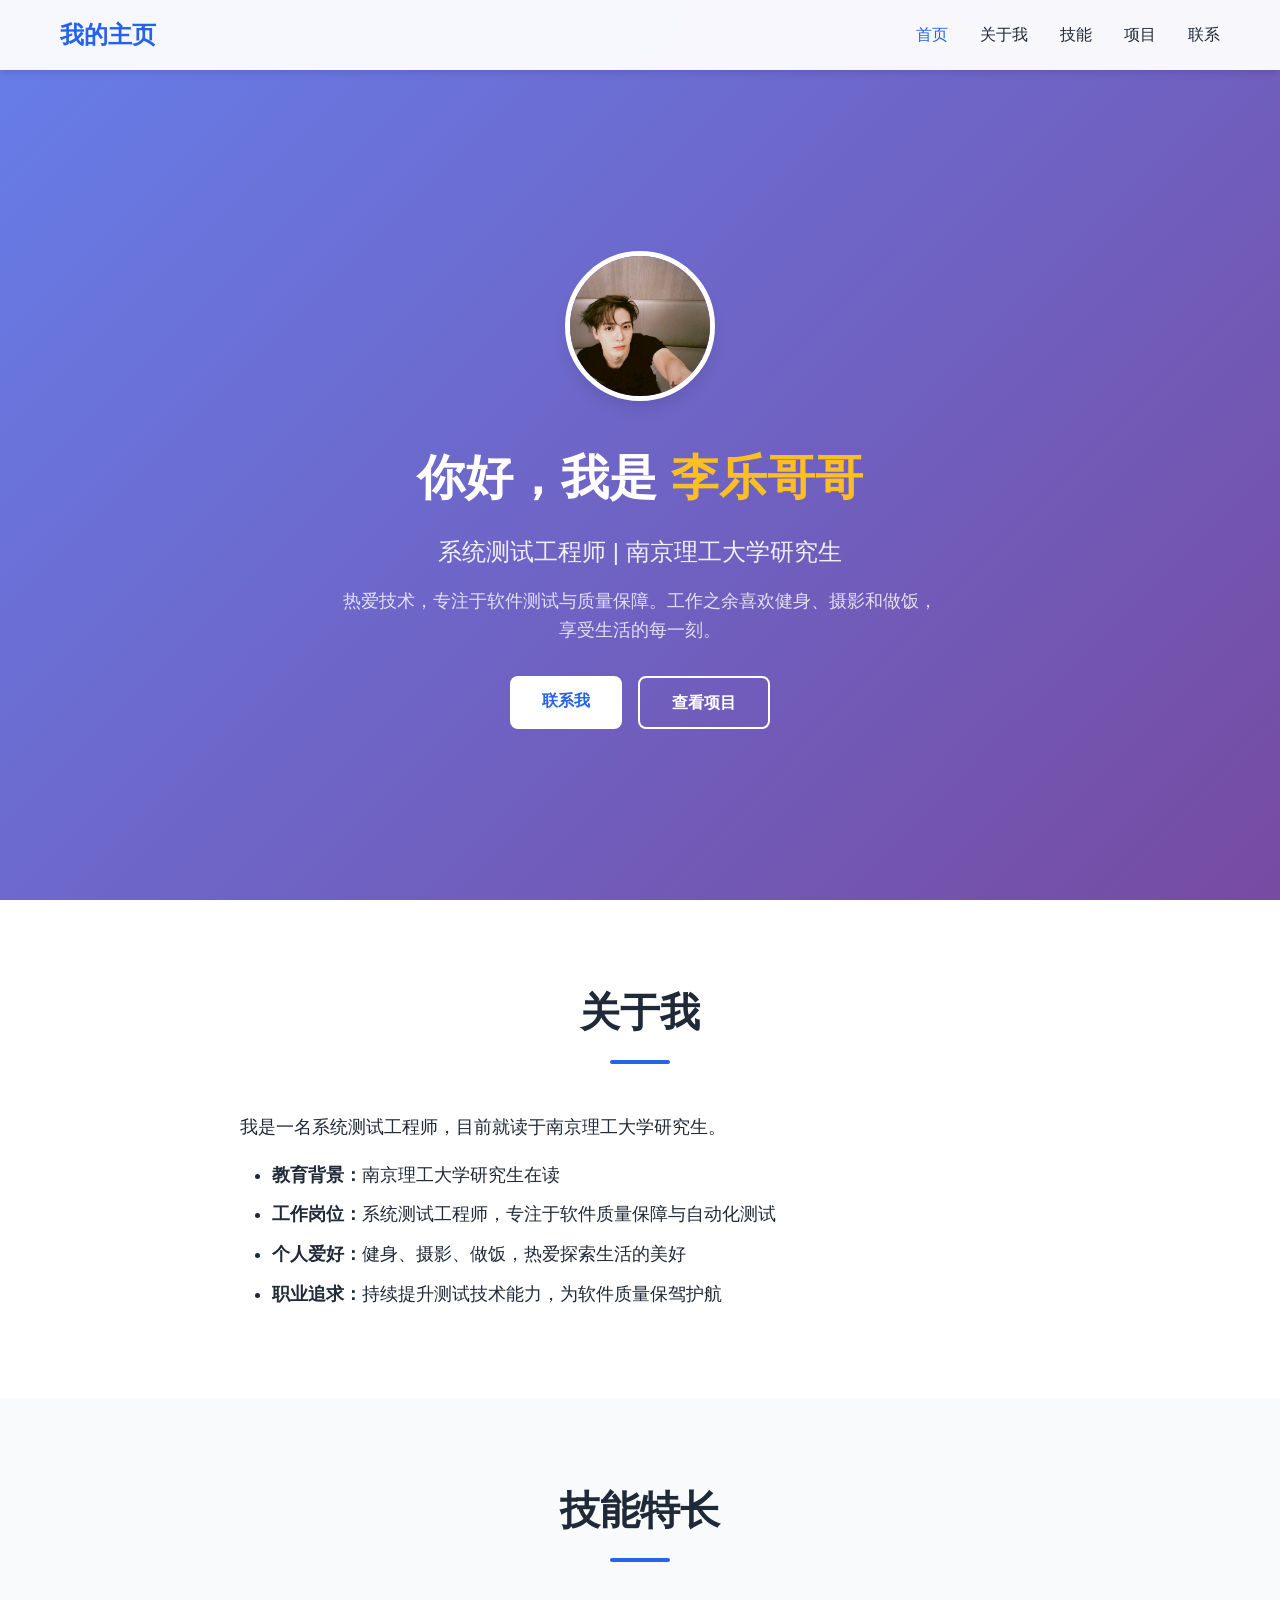
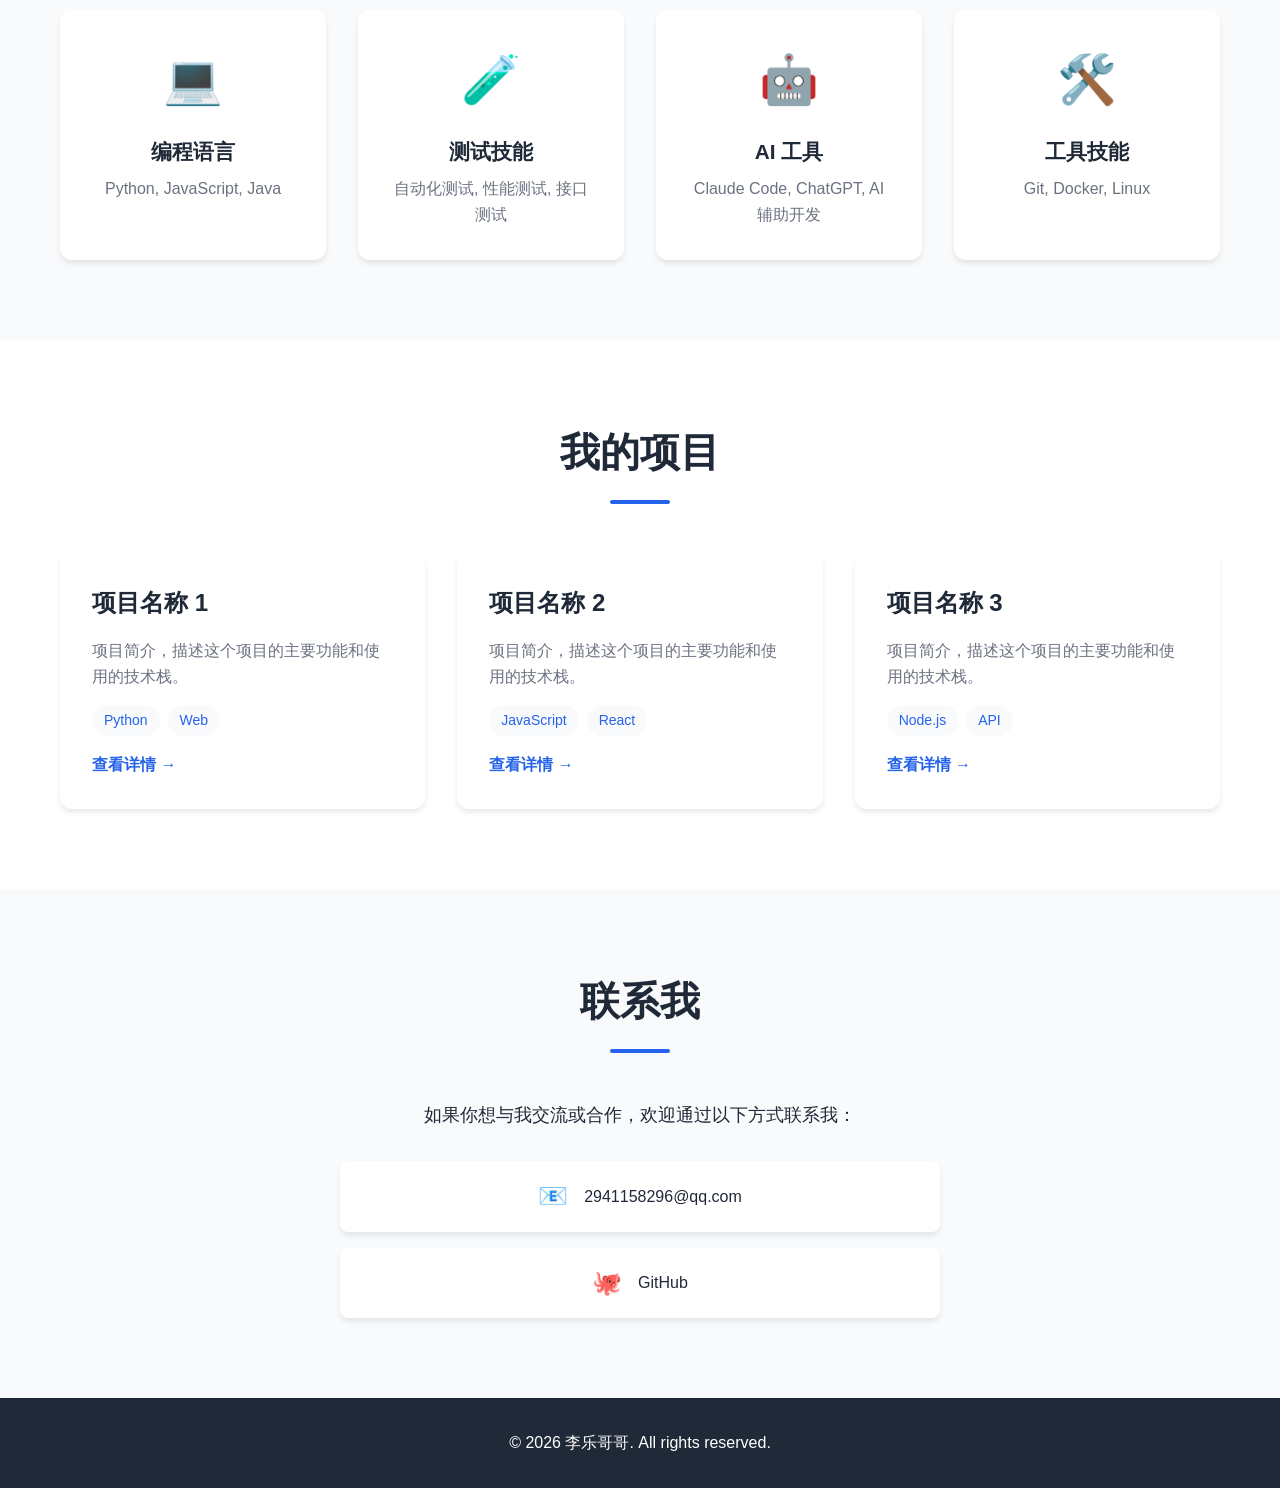
<file: index.html>
<!DOCTYPE html>
<html lang="zh-CN">
<head>
    <meta charset="UTF-8">
    <meta name="viewport" content="width=device-width, initial-scale=1.0">
    <title>我的个人主页</title>
    <link rel="stylesheet" href="style.css">
</head>
<body>
    <!-- 导航栏 -->
    <nav class="navbar">
        <div class="container">
            <div class="nav-brand">我的主页</div>
            <ul class="nav-menu">
                <li><a href="#home">首页</a></li>
                <li><a href="#about">关于我</a></li>
                <li><a href="#skills">技能</a></li>
                <li><a href="#projects">项目</a></li>
                <li><a href="#contact">联系</a></li>
            </ul>
        </div>
    </nav>

    <!-- 首页区域 -->
    <section id="home" class="hero">
        <div class="container">
            <div class="hero-content">
                <img src="avatar.jpg" alt="头像" class="avatar" onerror="this.src='data:image/svg+xml,%3Csvg xmlns=%22http://www.w3.org/2000/svg%22 width=%22200%22 height=%22200%22%3E%3Crect fill=%22%23ddd%22 width=%22200%22 height=%22200%22/%3E%3Ctext x=%2250%25%22 y=%2250%25%22 dominant-baseline=%22middle%22 text-anchor=%22middle%22 font-size=%2260%22 fill=%22%23999%22%3E头像%3C/text%3E%3C/svg%3E'">
                <h1 class="hero-title">你好，我是 <span class="highlight">李乐哥哥</span></h1>
                <p class="hero-subtitle">系统测试工程师 | 南京理工大学研究生</p>
                <p class="hero-description">热爱技术，专注于软件测试与质量保障。工作之余喜欢健身、摄影和做饭，享受生活的每一刻。</p>
                <div class="hero-buttons">
                    <a href="#contact" class="btn btn-primary">联系我</a>
                    <a href="#projects" class="btn btn-secondary">查看项目</a>
                </div>
            </div>
        </div>
    </section>

    <!-- 关于我区域 -->
    <section id="about" class="section">
        <div class="container">
            <h2 class="section-title">关于我</h2>
            <div class="about-content">
                <p>我是一名系统测试工程师，目前就读于南京理工大学研究生。</p>
                <ul>
                    <li><strong>教育背景：</strong>南京理工大学研究生在读</li>
                    <li><strong>工作岗位：</strong>系统测试工程师，专注于软件质量保障与自动化测试</li>
                    <li><strong>个人爱好：</strong>健身、摄影、做饭，热爱探索生活的美好</li>
                    <li><strong>职业追求：</strong>持续提升测试技术能力，为软件质量保驾护航</li>
                </ul>
            </div>
        </div>
    </section>

    <!-- 技能区域 -->
    <section id="skills" class="section section-alt">
        <div class="container">
            <h2 class="section-title">技能特长</h2>
            <div class="skills-grid">
                <div class="skill-card">
                    <div class="skill-icon">💻</div>
                    <h3>编程语言</h3>
                    <p>Python, JavaScript, Java</p>
                </div>
                <div class="skill-card">
                    <div class="skill-icon">🧪</div>
                    <h3>测试技能</h3>
                    <p>自动化测试, 性能测试, 接口测试</p>
                </div>
                <div class="skill-card">
                    <div class="skill-icon">🤖</div>
                    <h3>AI 工具</h3>
                    <p>Claude Code, ChatGPT, AI 辅助开发</p>
                </div>
                <div class="skill-card">
                    <div class="skill-icon">🛠️</div>
                    <h3>工具技能</h3>
                    <p>Git, Docker, Linux</p>
                </div>
            </div>
        </div>
    </section>

    <!-- 项目区域 -->
    <section id="projects" class="section">
        <div class="container">
            <h2 class="section-title">我的项目</h2>
            <div class="projects-grid">
                <div class="project-card">
                    <h3>项目名称 1</h3>
                    <p>项目简介，描述这个项目的主要功能和使用的技术栈。</p>
                    <div class="project-tags">
                        <span class="tag">Python</span>
                        <span class="tag">Web</span>
                    </div>
                    <a href="#" class="project-link">查看详情 →</a>
                </div>
                <div class="project-card">
                    <h3>项目名称 2</h3>
                    <p>项目简介，描述这个项目的主要功能和使用的技术栈。</p>
                    <div class="project-tags">
                        <span class="tag">JavaScript</span>
                        <span class="tag">React</span>
                    </div>
                    <a href="#" class="project-link">查看详情 →</a>
                </div>
                <div class="project-card">
                    <h3>项目名称 3</h3>
                    <p>项目简介，描述这个项目的主要功能和使用的技术栈。</p>
                    <div class="project-tags">
                        <span class="tag">Node.js</span>
                        <span class="tag">API</span>
                    </div>
                    <a href="#" class="project-link">查看详情 →</a>
                </div>
            </div>
        </div>
    </section>

    <!-- 联系区域 -->
    <section id="contact" class="section section-alt">
        <div class="container">
            <h2 class="section-title">联系我</h2>
            <div class="contact-content">
                <p>如果你想与我交流或合作，欢迎通过以下方式联系我：</p>
                <div class="contact-links">
                    <a href="mailto:2941158296@qq.com" class="contact-item">
                        <span class="contact-icon">📧</span>
                        <span>2941158296@qq.com</span>
                    </a>
                    <a href="https://github.com/LileGege" class="contact-item" target="_blank">
                        <span class="contact-icon">🐙</span>
                        <span>GitHub</span>
                    </a>
                </div>
            </div>
        </div>
    </section>

    <!-- 页脚 -->
    <footer class="footer">
        <div class="container">
            <p>&copy; 2026 李乐哥哥. All rights reserved.</p>
        </div>
    </footer>

    <script src="script.js"></script>
</body>
</html>
</file>
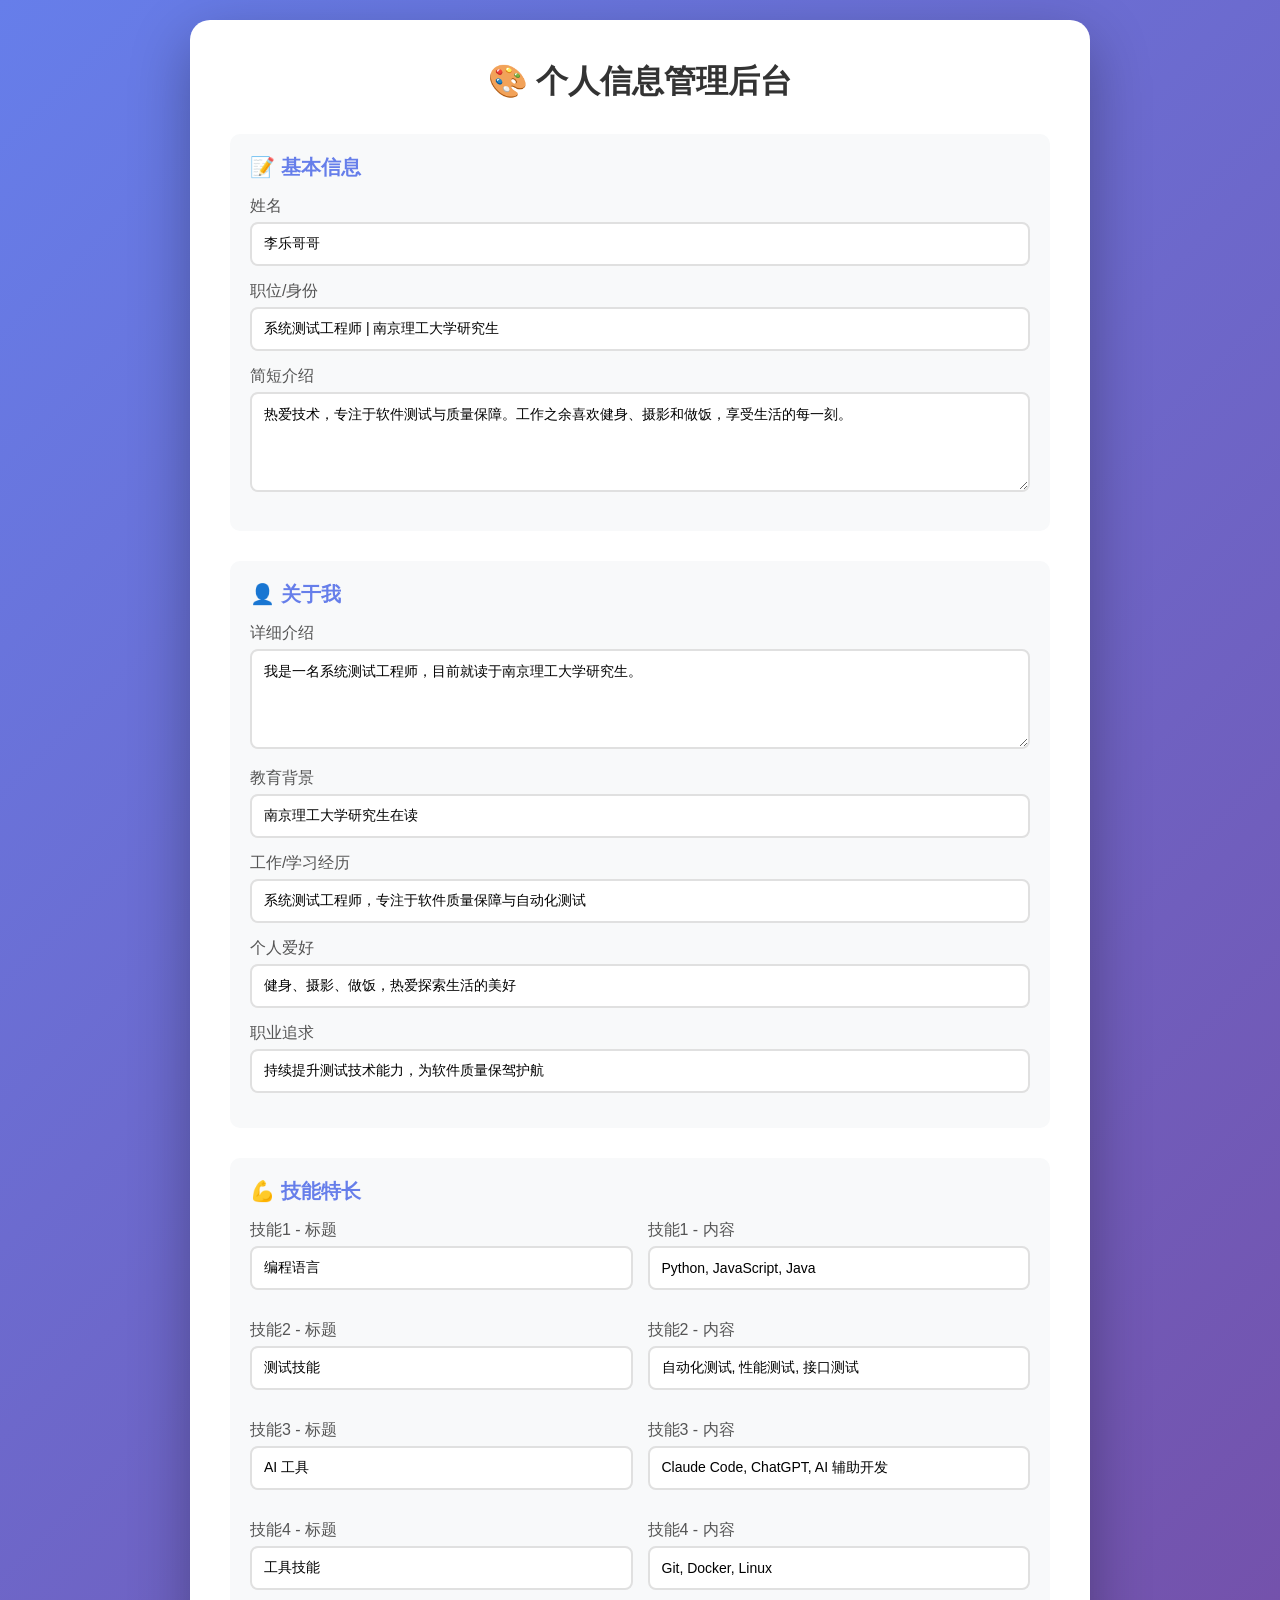
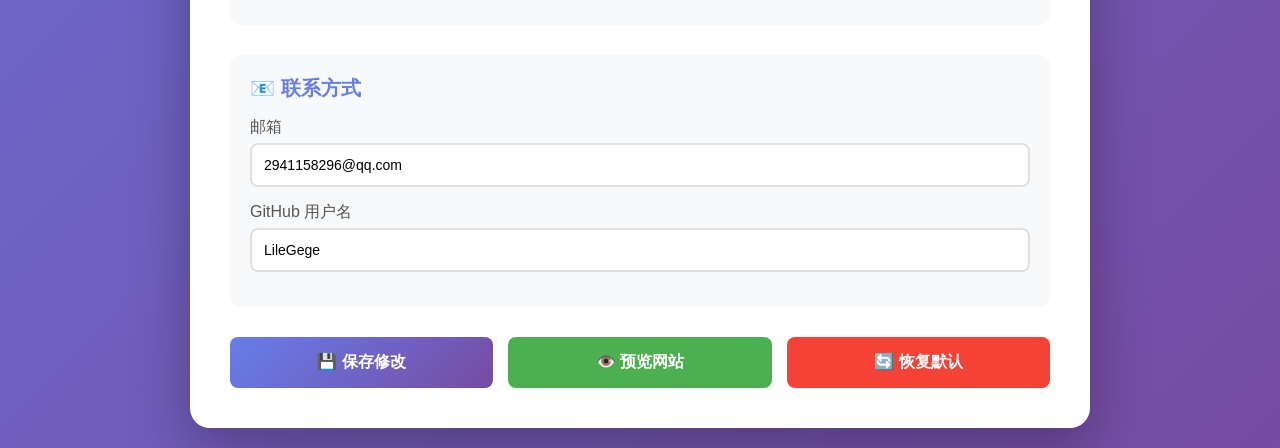
<file: admin.html>
<!DOCTYPE html>
<html lang="zh-CN">
<head>
    <meta charset="UTF-8">
    <meta name="viewport" content="width=device-width, initial-scale=1.0">
    <title>个人信息管理后台</title>
    <style>
        * {
            margin: 0;
            padding: 0;
            box-sizing: border-box;
        }

        body {
            font-family: -apple-system, BlinkMacSystemFont, "Segoe UI", Roboto, sans-serif;
            background: linear-gradient(135deg, #667eea 0%, #764ba2 100%);
            min-height: 100vh;
            padding: 20px;
        }

        .container {
            max-width: 900px;
            margin: 0 auto;
            background: white;
            border-radius: 20px;
            padding: 40px;
            box-shadow: 0 20px 60px rgba(0,0,0,0.3);
        }

        h1 {
            color: #333;
            text-align: center;
            margin-bottom: 30px;
            font-size: 32px;
        }

        .section {
            margin-bottom: 30px;
            padding: 20px;
            background: #f8f9fa;
            border-radius: 10px;
        }

        .section h2 {
            color: #667eea;
            margin-bottom: 15px;
            font-size: 20px;
        }

        .form-group {
            margin-bottom: 15px;
        }

        label {
            display: block;
            margin-bottom: 5px;
            color: #555;
            font-weight: 500;
        }

        input[type="text"],
        input[type="email"],
        textarea {
            width: 100%;
            padding: 12px;
            border: 2px solid #e0e0e0;
            border-radius: 8px;
            font-size: 14px;
            transition: border-color 0.3s;
        }

        input:focus,
        textarea:focus {
            outline: none;
            border-color: #667eea;
        }

        textarea {
            min-height: 100px;
            resize: vertical;
            font-family: inherit;
        }

        .btn-group {
            display: flex;
            gap: 15px;
            margin-top: 30px;
        }

        button {
            flex: 1;
            padding: 15px 30px;
            border: none;
            border-radius: 8px;
            font-size: 16px;
            font-weight: 600;
            cursor: pointer;
            transition: all 0.3s;
        }

        .btn-save {
            background: linear-gradient(135deg, #667eea 0%, #764ba2 100%);
            color: white;
        }

        .btn-save:hover {
            transform: translateY(-2px);
            box-shadow: 0 5px 15px rgba(102, 126, 234, 0.4);
        }

        .btn-reset {
            background: #f44336;
            color: white;
        }

        .btn-reset:hover {
            background: #d32f2f;
        }

        .btn-preview {
            background: #4CAF50;
            color: white;
        }

        .btn-preview:hover {
            background: #45a049;
        }

        .success-message {
            display: none;
            padding: 15px;
            background: #4CAF50;
            color: white;
            border-radius: 8px;
            margin-bottom: 20px;
            text-align: center;
        }

        .success-message.show {
            display: block;
            animation: slideIn 0.3s ease;
        }

        @keyframes slideIn {
            from {
                opacity: 0;
                transform: translateY(-10px);
            }
            to {
                opacity: 1;
                transform: translateY(0);
            }
        }

        .skills-grid {
            display: grid;
            grid-template-columns: 1fr 1fr;
            gap: 15px;
        }

        @media (max-width: 768px) {
            .container {
                padding: 20px;
            }
            .skills-grid {
                grid-template-columns: 1fr;
            }
        }
    </style>
</head>
<body>
    <div class="container">
        <h1>🎨 个人信息管理后台</h1>

        <div class="success-message" id="successMessage">
            ✅ 保存成功！返回主页查看效果
        </div>

        <!-- 基本信息 -->
        <div class="section">
            <h2>📝 基本信息</h2>
            <div class="form-group">
                <label>姓名</label>
                <input type="text" id="name" placeholder="请输入你的姓名">
            </div>
            <div class="form-group">
                <label>职位/身份</label>
                <input type="text" id="title" placeholder="例如：系统测试工程师">
            </div>
            <div class="form-group">
                <label>简短介绍</label>
                <textarea id="description" placeholder="一段简短的自我介绍..."></textarea>
            </div>
        </div>

        <!-- 关于我 -->
        <div class="section">
            <h2>👤 关于我</h2>
            <div class="form-group">
                <label>详细介绍</label>
                <textarea id="aboutIntro" placeholder="详细的自我介绍..."></textarea>
            </div>
            <div class="form-group">
                <label>教育背景</label>
                <input type="text" id="education" placeholder="例如：南京理工大学研究生">
            </div>
            <div class="form-group">
                <label>工作/学习经历</label>
                <input type="text" id="experience" placeholder="例如：系统测试工程师，专注于软件质量保障">
            </div>
            <div class="form-group">
                <label>个人爱好</label>
                <input type="text" id="hobbies" placeholder="例如：健身、摄影、做饭">
            </div>
            <div class="form-group">
                <label>职业追求</label>
                <input type="text" id="goals" placeholder="例如：持续提升测试技术能力">
            </div>
        </div>

        <!-- 技能 -->
        <div class="section">
            <h2>💪 技能特长</h2>
            <div class="skills-grid">
                <div class="form-group">
                    <label>技能1 - 标题</label>
                    <input type="text" id="skill1Title" placeholder="例如：编程语言">
                </div>
                <div class="form-group">
                    <label>技能1 - 内容</label>
                    <input type="text" id="skill1Content" placeholder="例如：Python, JavaScript, Java">
                </div>
                <div class="form-group">
                    <label>技能2 - 标题</label>
                    <input type="text" id="skill2Title" placeholder="例如：测试技能">
                </div>
                <div class="form-group">
                    <label>技能2 - 内容</label>
                    <input type="text" id="skill2Content" placeholder="例如：自动化测试, 性能测试">
                </div>
                <div class="form-group">
                    <label>技能3 - 标题</label>
                    <input type="text" id="skill3Title" placeholder="例如：AI 工具">
                </div>
                <div class="form-group">
                    <label>技能3 - 内容</label>
                    <input type="text" id="skill3Content" placeholder="例如：Claude Code, ChatGPT">
                </div>
                <div class="form-group">
                    <label>技能4 - 标题</label>
                    <input type="text" id="skill4Title" placeholder="例如：工具技能">
                </div>
                <div class="form-group">
                    <label>技能4 - 内容</label>
                    <input type="text" id="skill4Content" placeholder="例如：Git, Docker, Linux">
                </div>
            </div>
        </div>

        <!-- 联系方式 -->
        <div class="section">
            <h2>📧 联系方式</h2>
            <div class="form-group">
                <label>邮箱</label>
                <input type="email" id="email" placeholder="your.email@example.com">
            </div>
            <div class="form-group">
                <label>GitHub 用户名</label>
                <input type="text" id="github" placeholder="例如：LileGege">
            </div>
        </div>

        <!-- 按钮组 -->
        <div class="btn-group">
            <button class="btn-save" onclick="saveData()">💾 保存修改</button>
            <button class="btn-preview" onclick="previewSite()">👁️ 预览网站</button>
            <button class="btn-reset" onclick="resetData()">🔄 恢复默认</button>
        </div>
    </div>

    <script>
        // 页面加载时读取已保存的数据
        window.onload = function() {
            loadData();
        };

        // 加载数据
        function loadData() {
            const data = JSON.parse(localStorage.getItem('personalInfo')) || getDefaultData();

            document.getElementById('name').value = data.name || '';
            document.getElementById('title').value = data.title || '';
            document.getElementById('description').value = data.description || '';
            document.getElementById('aboutIntro').value = data.aboutIntro || '';
            document.getElementById('education').value = data.education || '';
            document.getElementById('experience').value = data.experience || '';
            document.getElementById('hobbies').value = data.hobbies || '';
            document.getElementById('goals').value = data.goals || '';
            document.getElementById('skill1Title').value = data.skill1Title || '';
            document.getElementById('skill1Content').value = data.skill1Content || '';
            document.getElementById('skill2Title').value = data.skill2Title || '';
            document.getElementById('skill2Content').value = data.skill2Content || '';
            document.getElementById('skill3Title').value = data.skill3Title || '';
            document.getElementById('skill3Content').value = data.skill3Content || '';
            document.getElementById('skill4Title').value = data.skill4Title || '';
            document.getElementById('skill4Content').value = data.skill4Content || '';
            document.getElementById('email').value = data.email || '';
            document.getElementById('github').value = data.github || '';
        }

        // 获取默认数据
        function getDefaultData() {
            return {
                name: '李乐哥哥',
                title: '系统测试工程师 | 南京理工大学研究生',
                description: '热爱技术，专注于软件测试与质量保障。工作之余喜欢健身、摄影和做饭，享受生活的每一刻。',
                aboutIntro: '我是一名系统测试工程师，目前就读于南京理工大学研究生。',
                education: '南京理工大学研究生在读',
                experience: '系统测试工程师，专注于软件质量保障与自动化测试',
                hobbies: '健身、摄影、做饭，热爱探索生活的美好',
                goals: '持续提升测试技术能力，为软件质量保驾护航',
                skill1Title: '编程语言',
                skill1Content: 'Python, JavaScript, Java',
                skill2Title: '测试技能',
                skill2Content: '自动化测试, 性能测试, 接口测试',
                skill3Title: 'AI 工具',
                skill3Content: 'Claude Code, ChatGPT, AI 辅助开发',
                skill4Title: '工具技能',
                skill4Content: 'Git, Docker, Linux',
                email: '2941158296@qq.com',
                github: 'LileGege'
            };
        }

        // 保存数据
        function saveData() {
            const data = {
                name: document.getElementById('name').value,
                title: document.getElementById('title').value,
                description: document.getElementById('description').value,
                aboutIntro: document.getElementById('aboutIntro').value,
                education: document.getElementById('education').value,
                experience: document.getElementById('experience').value,
                hobbies: document.getElementById('hobbies').value,
                goals: document.getElementById('goals').value,
                skill1Title: document.getElementById('skill1Title').value,
                skill1Content: document.getElementById('skill1Content').value,
                skill2Title: document.getElementById('skill2Title').value,
                skill2Content: document.getElementById('skill2Content').value,
                skill3Title: document.getElementById('skill3Title').value,
                skill3Content: document.getElementById('skill3Content').value,
                skill4Title: document.getElementById('skill4Title').value,
                skill4Content: document.getElementById('skill4Content').value,
                email: document.getElementById('email').value,
                github: document.getElementById('github').value
            };

            localStorage.setItem('personalInfo', JSON.stringify(data));

            // 显示成功消息
            const message = document.getElementById('successMessage');
            message.classList.add('show');
            setTimeout(() => {
                message.classList.remove('show');
            }, 3000);
        }

        // 预览网站
        function previewSite() {
            window.open('index.html', '_blank');
        }

        // 恢复默认数据
        function resetData() {
            if (confirm('确定要恢复默认数据吗？这将清除所有自定义内容。')) {
                localStorage.removeItem('personalInfo');
                loadData();
                alert('已恢复默认数据！');
            }
        }
    </script>
</body>
</html>
</file>
<file: style.css>
/* 全局样式 */
* {
    margin: 0;
    padding: 0;
    box-sizing: border-box;
}

:root {
    --primary-color: #2563eb;
    --secondary-color: #1e40af;
    --text-color: #1f2937;
    --text-light: #6b7280;
    --bg-color: #ffffff;
    --bg-alt: #f9fafb;
    --border-color: #e5e7eb;
    --shadow: 0 4px 6px -1px rgba(0, 0, 0, 0.1);
    --shadow-lg: 0 10px 15px -3px rgba(0, 0, 0, 0.1);
}

body {
    font-family: -apple-system, BlinkMacSystemFont, 'Segoe UI', 'Microsoft YaHei', sans-serif;
    line-height: 1.6;
    color: var(--text-color);
    background-color: var(--bg-color);
}

html {
    scroll-behavior: smooth;
}

.container {
    max-width: 1200px;
    margin: 0 auto;
    padding: 0 20px;
}

/* 导航栏 */
.navbar {
    position: fixed;
    top: 0;
    width: 100%;
    background-color: rgba(255, 255, 255, 0.95);
    backdrop-filter: blur(10px);
    box-shadow: var(--shadow);
    z-index: 1000;
}

.navbar .container {
    display: flex;
    justify-content: space-between;
    align-items: center;
    padding: 1rem 20px;
}

.nav-brand {
    font-size: 1.5rem;
    font-weight: 700;
    color: var(--primary-color);
}

.nav-menu {
    display: flex;
    list-style: none;
    gap: 2rem;
}

.nav-menu a {
    text-decoration: none;
    color: var(--text-color);
    font-weight: 500;
    transition: color 0.3s;
}

.nav-menu a:hover {
    color: var(--primary-color);
}

/* 首页区域 */
.hero {
    min-height: 100vh;
    display: flex;
    align-items: center;
    justify-content: center;
    padding-top: 80px;
    background: linear-gradient(135deg, #667eea 0%, #764ba2 100%);
    color: white;
}

.hero-content {
    text-align: center;
    animation: fadeInUp 1s ease-out;
}

.avatar {
    width: 150px;
    height: 150px;
    border-radius: 50%;
    object-fit: cover;
    border: 5px solid white;
    box-shadow: var(--shadow-lg);
    margin-bottom: 2rem;
}

.hero-title {
    font-size: 3rem;
    margin-bottom: 1rem;
    font-weight: 700;
}

.highlight {
    color: #fbbf24;
}

.hero-subtitle {
    font-size: 1.5rem;
    margin-bottom: 1rem;
    opacity: 0.9;
}

.hero-description {
    font-size: 1.1rem;
    margin-bottom: 2rem;
    opacity: 0.8;
    max-width: 600px;
    margin-left: auto;
    margin-right: auto;
}

.hero-buttons {
    display: flex;
    gap: 1rem;
    justify-content: center;
}

.btn {
    padding: 0.75rem 2rem;
    border-radius: 8px;
    text-decoration: none;
    font-weight: 600;
    transition: all 0.3s;
    display: inline-block;
}

.btn-primary {
    background-color: white;
    color: var(--primary-color);
}

.btn-primary:hover {
    transform: translateY(-2px);
    box-shadow: var(--shadow-lg);
}

.btn-secondary {
    background-color: transparent;
    color: white;
    border: 2px solid white;
}

.btn-secondary:hover {
    background-color: white;
    color: var(--primary-color);
}

/* 通用区域样式 */
.section {
    padding: 5rem 0;
}

.section-alt {
    background-color: var(--bg-alt);
}

.section-title {
    font-size: 2.5rem;
    text-align: center;
    margin-bottom: 3rem;
    font-weight: 700;
    position: relative;
}

.section-title::after {
    content: '';
    display: block;
    width: 60px;
    height: 4px;
    background-color: var(--primary-color);
    margin: 1rem auto 0;
    border-radius: 2px;
}

/* 关于我区域 */
.about-content {
    max-width: 800px;
    margin: 0 auto;
    font-size: 1.1rem;
    line-height: 1.8;
}

.about-content ul {
    margin-top: 1rem;
    margin-left: 2rem;
}

.about-content li {
    margin-bottom: 0.5rem;
}

/* 技能区域 */
.skills-grid {
    display: grid;
    grid-template-columns: repeat(auto-fit, minmax(250px, 1fr));
    gap: 2rem;
}

.skill-card {
    background-color: white;
    padding: 2rem;
    border-radius: 12px;
    text-align: center;
    box-shadow: var(--shadow);
    transition: transform 0.3s, box-shadow 0.3s;
}

.skill-card:hover {
    transform: translateY(-5px);
    box-shadow: var(--shadow-lg);
}

.skill-icon {
    font-size: 3rem;
    margin-bottom: 1rem;
}

.skill-card h3 {
    font-size: 1.3rem;
    margin-bottom: 0.5rem;
    color: var(--text-color);
}

.skill-card p {
    color: var(--text-light);
}

/* 项目区域 */
.projects-grid {
    display: grid;
    grid-template-columns: repeat(auto-fit, minmax(300px, 1fr));
    gap: 2rem;
}

.project-card {
    background-color: white;
    padding: 2rem;
    border-radius: 12px;
    box-shadow: var(--shadow);
    transition: transform 0.3s, box-shadow 0.3s;
}

.project-card:hover {
    transform: translateY(-5px);
    box-shadow: var(--shadow-lg);
}

.project-card h3 {
    font-size: 1.5rem;
    margin-bottom: 1rem;
    color: var(--text-color);
}

.project-card p {
    color: var(--text-light);
    margin-bottom: 1rem;
}

.project-tags {
    display: flex;
    gap: 0.5rem;
    margin-bottom: 1rem;
    flex-wrap: wrap;
}

.tag {
    background-color: var(--bg-alt);
    color: var(--primary-color);
    padding: 0.25rem 0.75rem;
    border-radius: 20px;
    font-size: 0.875rem;
    font-weight: 500;
}

.project-link {
    color: var(--primary-color);
    text-decoration: none;
    font-weight: 600;
    transition: color 0.3s;
}

.project-link:hover {
    color: var(--secondary-color);
}

/* 联系区域 */
.contact-content {
    max-width: 600px;
    margin: 0 auto;
    text-align: center;
}

.contact-content p {
    font-size: 1.1rem;
    margin-bottom: 2rem;
}

.contact-links {
    display: flex;
    flex-direction: column;
    gap: 1rem;
}

.contact-item {
    display: flex;
    align-items: center;
    justify-content: center;
    gap: 1rem;
    padding: 1rem;
    background-color: white;
    border-radius: 8px;
    text-decoration: none;
    color: var(--text-color);
    box-shadow: var(--shadow);
    transition: transform 0.3s, box-shadow 0.3s;
}

.contact-item:hover {
    transform: translateY(-2px);
    box-shadow: var(--shadow-lg);
}

.contact-icon {
    font-size: 1.5rem;
}

/* 页脚 */
.footer {
    background-color: var(--text-color);
    color: white;
    text-align: center;
    padding: 2rem 0;
}

/* 动画 */
@keyframes fadeInUp {
    from {
        opacity: 0;
        transform: translateY(30px);
    }
    to {
        opacity: 1;
        transform: translateY(0);
    }
}

/* 响应式设计 */
@media (max-width: 768px) {
    .nav-menu {
        display: none;
    }

    .hero-title {
        font-size: 2rem;
    }

    .hero-subtitle {
        font-size: 1.2rem;
    }

    .hero-buttons {
        flex-direction: column;
    }

    .section-title {
        font-size: 2rem;
    }

    .skills-grid,
    .projects-grid {
        grid-template-columns: 1fr;
    }
}

@media (max-width: 480px) {
    .hero-title {
        font-size: 1.5rem;
    }

    .avatar {
        width: 120px;
        height: 120px;
    }
}
</file>
